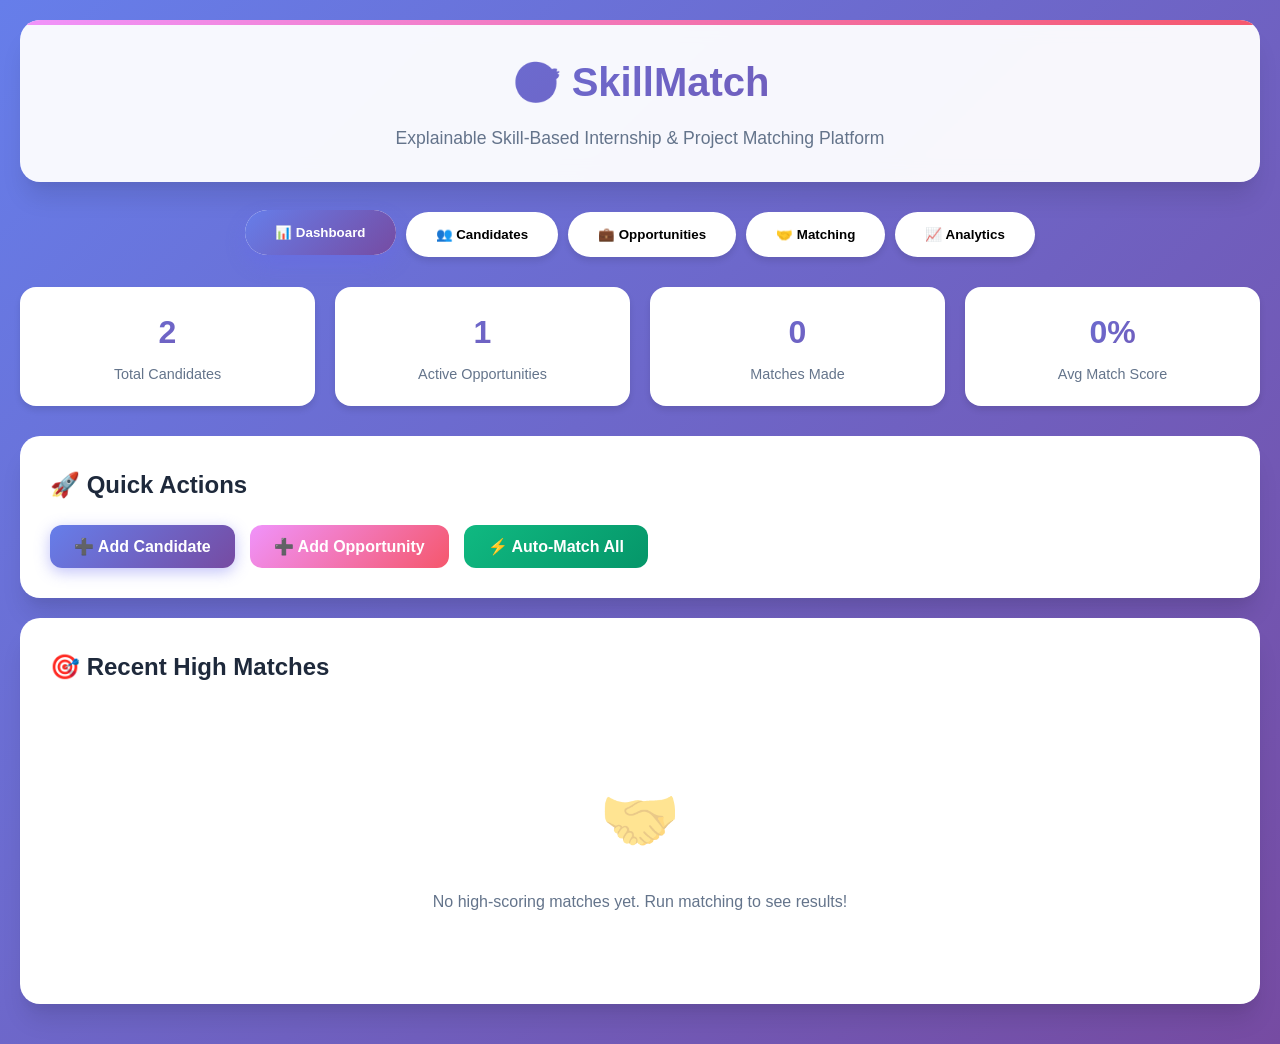
<file: server.html>
<!DOCTYPE html>
<html lang="en">
<head>
    <meta charset="UTF-8">
    <meta name="viewport" content="width=device-width, initial-scale=1.0">
    <title>SkillMatch - Explainable Internship & Project Matching Platform</title>
    <style>
        * {
            margin: 0;
            padding: 0;
            box-sizing: border-box;
        }

        :root {
            --primary: #6366f1;
            --primary-dark: #4f46e5;
            --secondary: #ec4899;
            --success: #10b981;
            --warning: #f59e0b;
            --danger: #ef4444;
            --dark: #1e293b;
            --light: #f8fafc;
            --gray: #64748b;
            --gradient-1: linear-gradient(135deg, #667eea 0%, #764ba2 100%);
            --gradient-2: linear-gradient(135deg, #f093fb 0%, #f5576c 100%);
            --shadow: 0 20px 25px -5px rgba(0, 0, 0, 0.1), 0 10px 10px -5px rgba(0, 0, 0, 0.04);
        }

        body {
            font-family: 'Segoe UI', Tahoma, Geneva, Verdana, sans-serif;
            background: linear-gradient(135deg, #667eea 0%, #764ba2 100%);
            min-height: 100vh;
            color: var(--dark);
            line-height: 1.6;
        }

        .container {
            max-width: 1400px;
            margin: 0 auto;
            padding: 20px;
        }

        header {
            background: rgba(255, 255, 255, 0.95);
            backdrop-filter: blur(10px);
            border-radius: 20px;
            padding: 30px;
            margin-bottom: 30px;
            box-shadow: var(--shadow);
            text-align: center;
            position: relative;
            overflow: hidden;
        }

        header::before {
            content: '';
            position: absolute;
            top: 0;
            left: 0;
            right: 0;
            height: 5px;
            background: var(--gradient-2);
        }

        h1 {
            font-size: 2.5rem;
            background: var(--gradient-1);
            -webkit-background-clip: text;
            -webkit-text-fill-color: transparent;
            margin-bottom: 10px;
        }

        .subtitle {
            color: var(--gray);
            font-size: 1.1rem;
        }

        .tabs {
            display: flex;
            gap: 10px;
            margin-bottom: 30px;
            flex-wrap: wrap;
            justify-content: center;
        }

        .tab {
            padding: 15px 30px;
            background: white;
            border: none;
            border-radius: 50px;
            cursor: pointer;
            font-weight: 600;
            transition: all 0.3s ease;
            box-shadow: 0 4px 6px rgba(0, 0, 0, 0.1);
            position: relative;
            overflow: hidden;
        }

        .tab::before {
            content: '';
            position: absolute;
            top: 0;
            left: -100%;
            width: 100%;
            height: 100%;
            background: var(--gradient-1);
            transition: left 0.3s ease;
            z-index: 0;
        }

        .tab:hover::before, .tab.active::before {
            left: 0;
        }

        .tab span {
            position: relative;
            z-index: 1;
            transition: color 0.3s ease;
        }

        .tab:hover span, .tab.active span {
            color: white;
        }

        .tab.active {
            transform: translateY(-2px);
            box-shadow: 0 10px 20px rgba(99, 102, 241, 0.3);
        }

        .section {
            display: none;
            animation: fadeIn 0.5s ease;
        }

        .section.active {
            display: block;
        }

        @keyframes fadeIn {
            from { opacity: 0; transform: translateY(20px); }
            to { opacity: 1; transform: translateY(0); }
        }

        .card {
            background: white;
            border-radius: 20px;
            padding: 30px;
            margin-bottom: 20px;
            box-shadow: var(--shadow);
            transition: transform 0.3s ease;
        }

        .card:hover {
            transform: translateY(-5px);
        }

        .form-group {
            margin-bottom: 20px;
        }

        label {
            display: block;
            margin-bottom: 8px;
            font-weight: 600;
            color: var(--dark);
        }

        input, textarea, select {
            width: 100%;
            padding: 12px 16px;
            border: 2px solid #e2e8f0;
            border-radius: 12px;
            font-size: 1rem;
            transition: all 0.3s ease;
            font-family: inherit;
        }

        input:focus, textarea:focus, select:focus {
            outline: none;
            border-color: var(--primary);
            box-shadow: 0 0 0 3px rgba(99, 102, 241, 0.1);
        }

        textarea {
            resize: vertical;
            min-height: 100px;
        }

        .skills-input {
            display: flex;
            gap: 10px;
            margin-bottom: 10px;
        }

        .skills-container {
            display: flex;
            flex-wrap: wrap;
            gap: 10px;
            margin-top: 10px;
        }

        .skill-tag {
            background: var(--gradient-1);
            color: white;
            padding: 8px 16px;
            border-radius: 20px;
            font-size: 0.9rem;
            display: flex;
            align-items: center;
            gap: 8px;
            animation: slideIn 0.3s ease;
        }

        @keyframes slideIn {
            from { opacity: 0; transform: scale(0.8); }
            to { opacity: 1; transform: scale(1); }
        }

        .skill-tag button {
            background: rgba(255, 255, 255, 0.3);
            border: none;
            color: white;
            width: 20px;
            height: 20px;
            border-radius: 50%;
            cursor: pointer;
            font-size: 12px;
            display: flex;
            align-items: center;
            justify-content: center;
            transition: background 0.3s ease;
        }

        .skill-tag button:hover {
            background: rgba(255, 255, 255, 0.5);
        }

        .btn {
            padding: 12px 24px;
            border: none;
            border-radius: 12px;
            font-size: 1rem;
            font-weight: 600;
            cursor: pointer;
            transition: all 0.3s ease;
            display: inline-flex;
            align-items: center;
            gap: 8px;
        }

        .btn-primary {
            background: var(--gradient-1);
            color: white;
            box-shadow: 0 4px 15px rgba(99, 102, 241, 0.4);
        }

        .btn-primary:hover {
            transform: translateY(-2px);
            box-shadow: 0 6px 20px rgba(99, 102, 241, 0.6);
        }

        .btn-secondary {
            background: var(--gradient-2);
            color: white;
        }

        .btn-success {
            background: linear-gradient(135deg, #10b981 0%, #059669 100%);
            color: white;
        }

        .btn-danger {
            background: linear-gradient(135deg, #ef4444 0%, #dc2626 100%);
            color: white;
        }

        .grid {
            display: grid;
            grid-template-columns: repeat(auto-fill, minmax(350px, 1fr));
            gap: 20px;
        }

        .candidate-card, .opportunity-card {
            background: white;
            border-radius: 16px;
            padding: 24px;
            box-shadow: 0 4px 6px rgba(0, 0, 0, 0.1);
            transition: all 0.3s ease;
            position: relative;
            overflow: hidden;
        }

        .candidate-card::before, .opportunity-card::before {
            content: '';
            position: absolute;
            top: 0;
            left: 0;
            width: 5px;
            height: 100%;
            background: var(--gradient-1);
        }

        .candidate-card:hover, .opportunity-card:hover {
            transform: translateY(-5px);
            box-shadow: var(--shadow);
        }

        .card-header {
            display: flex;
            justify-content: space-between;
            align-items: start;
            margin-bottom: 15px;
        }

        .card-title {
            font-size: 1.25rem;
            font-weight: 700;
            color: var(--dark);
        }

        .card-subtitle {
            color: var(--gray);
            font-size: 0.9rem;
        }

        .badge {
            padding: 6px 12px;
            border-radius: 20px;
            font-size: 0.75rem;
            font-weight: 600;
            text-transform: uppercase;
        }

        .badge-success {
            background: #d1fae5;
            color: #065f46;
        }

        .badge-warning {
            background: #fef3c7;
            color: #92400e;
        }

        .badge-info {
            background: #dbeafe;
            color: #1e40af;
        }

        .match-score {
            position: absolute;
            top: 20px;
            right: 20px;
            width: 60px;
            height: 60px;
            border-radius: 50%;
            display: flex;
            align-items: center;
            justify-content: center;
            font-weight: 700;
            font-size: 1.1rem;
            color: white;
            background: var(--gradient-1);
            box-shadow: 0 4px 10px rgba(99, 102, 241, 0.3);
        }

        .match-score.high { background: linear-gradient(135deg, #10b981 0%, #059669 100%); }
        .match-score.medium { background: linear-gradient(135deg, #f59e0b 0%, #d97706 100%); }
        .match-score.low { background: linear-gradient(135deg, #ef4444 0%, #dc2626 100%); }

        .explanation-panel {
            background: #f8fafc;
            border-radius: 12px;
            padding: 20px;
            margin-top: 15px;
            border-left: 4px solid var(--primary);
        }

        .explanation-title {
            font-weight: 700;
            margin-bottom: 10px;
            color: var(--dark);
        }

        .factor-list {
            list-style: none;
        }

        .factor-list li {
            padding: 8px 0;
            border-bottom: 1px solid #e2e8f0;
            display: flex;
            justify-content: space-between;
        }

        .factor-list li:last-child {
            border-bottom: none;
        }

        .progress-bar {
            width: 100%;
            height: 8px;
            background: #e2e8f0;
            border-radius: 4px;
            overflow: hidden;
            margin-top: 5px;
        }

        .progress-fill {
            height: 100%;
            background: var(--gradient-1);
            transition: width 0.5s ease;
        }

        .modal {
            display: none;
            position: fixed;
            top: 0;
            left: 0;
            width: 100%;
            height: 100%;
            background: rgba(0, 0, 0, 0.5);
            z-index: 1000;
            align-items: center;
            justify-content: center;
            backdrop-filter: blur(5px);
        }

        .modal.active {
            display: flex;
        }

        .modal-content {
            background: white;
            border-radius: 20px;
            padding: 30px;
            max-width: 800px;
            width: 90%;
            max-height: 90vh;
            overflow-y: auto;
            position: relative;
            animation: modalSlide 0.3s ease;
        }

        @keyframes modalSlide {
            from { opacity: 0; transform: scale(0.9); }
            to { opacity: 1; transform: scale(1); }
        }

        .close-btn {
            position: absolute;
            top: 15px;
            right: 15px;
            background: none;
            border: none;
            font-size: 1.5rem;
            cursor: pointer;
            color: var(--gray);
            width: 40px;
            height: 40px;
            border-radius: 50%;
            display: flex;
            align-items: center;
            justify-content: center;
            transition: all 0.3s ease;
        }

        .close-btn:hover {
            background: #f1f5f9;
            color: var(--dark);
        }

        .empty-state {
            text-align: center;
            padding: 60px 20px;
            color: var(--gray);
        }

        .empty-state-icon {
            font-size: 4rem;
            margin-bottom: 20px;
            opacity: 0.5;
        }

        .stats-grid {
            display: grid;
            grid-template-columns: repeat(auto-fit, minmax(200px, 1fr));
            gap: 20px;
            margin-bottom: 30px;
        }

        .stat-card {
            background: white;
            padding: 20px;
            border-radius: 16px;
            text-align: center;
            box-shadow: 0 4px 6px rgba(0, 0, 0, 0.1);
        }

        .stat-value {
            font-size: 2rem;
            font-weight: 700;
            background: var(--gradient-1);
            -webkit-background-clip: text;
            -webkit-text-fill-color: transparent;
        }

        .stat-label {
            color: var(--gray);
            font-size: 0.9rem;
            margin-top: 5px;
        }

        .fairness-indicator {
            display: inline-flex;
            align-items: center;
            gap: 5px;
            padding: 4px 12px;
            background: #ede9fe;
            color: #5b21b6;
            border-radius: 20px;
            font-size: 0.8rem;
            font-weight: 600;
            margin-top: 10px;
        }

        @media (max-width: 768px) {
            h1 { font-size: 1.8rem; }
            .grid { grid-template-columns: 1fr; }
            .tabs { flex-direction: column; }
            .tab { width: 100%; text-align: center; }
        }
    </style>
</head>
<body>
    <div class="container">
        <header>
            <h1>🎯 SkillMatch</h1>
            <p class="subtitle">Explainable Skill-Based Internship & Project Matching Platform</p>
        </header>

        <div class="tabs">
            <button class="tab active" onclick="showSection('dashboard')"><span>📊 Dashboard</span></button>
            <button class="tab" onclick="showSection('candidates')"><span>👥 Candidates</span></button>
            <button class="tab" onclick="showSection('opportunities')"><span>💼 Opportunities</span></button>
            <button class="tab" onclick="showSection('matching')"><span>🤝 Matching</span></button>
            <button class="tab" onclick="showSection('analytics')"><span>📈 Analytics</span></button>
        </div>

        <!-- Dashboard Section -->
        <div id="dashboard" class="section active">
            <div class="stats-grid">
                <div class="stat-card">
                    <div class="stat-value" id="totalCandidates">0</div>
                    <div class="stat-label">Total Candidates</div>
                </div>
                <div class="stat-card">
                    <div class="stat-value" id="totalOpportunities">0</div>
                    <div class="stat-label">Active Opportunities</div>
                </div>
                <div class="stat-card">
                    <div class="stat-value" id="totalMatches">0</div>
                    <div class="stat-label">Matches Made</div>
                </div>
                <div class="stat-card">
                    <div class="stat-value" id="avgScore">0%</div>
                    <div class="stat-label">Avg Match Score</div>
                </div>
            </div>

            <div class="card">
                <h2>🚀 Quick Actions</h2>
                <div style="margin-top: 20px; display: flex; gap: 15px; flex-wrap: wrap;">
                    <button class="btn btn-primary" onclick="showSection('candidates'); showAddCandidate()">
                        ➕ Add Candidate
                    </button>
                    <button class="btn btn-secondary" onclick="showSection('opportunities'); showAddOpportunity()">
                        ➕ Add Opportunity
                    </button>
                    <button class="btn btn-success" onclick="runAutoMatch()">
                        ⚡ Auto-Match All
                    </button>
                </div>
            </div>

            <div class="card">
                <h2>🎯 Recent High Matches</h2>
                <div id="recentMatches" style="margin-top: 20px;">
                    <div class="empty-state">
                        <div class="empty-state-icon">🤝</div>
                        <p>No matches yet. Start by adding candidates and opportunities!</p>
                    </div>
                </div>
            </div>
        </div>

        <!-- Candidates Section -->
        <div id="candidates" class="section">
            <div class="card">
                <div style="display: flex; justify-content: space-between; align-items: center; margin-bottom: 20px;">
                    <h2>👥 Candidates</h2>
                    <button class="btn btn-primary" onclick="showAddCandidate()">➕ Add Candidate</button>
                </div>
                <div id="candidatesList" class="grid"></div>
            </div>
        </div>

        <!-- Opportunities Section -->
        <div id="opportunities" class="section">
            <div class="card">
                <div style="display: flex; justify-content: space-between; align-items: center; margin-bottom: 20px;">
                    <h2>💼 Opportunities</h2>
                    <button class="btn btn-secondary" onclick="showAddOpportunity()">➕ Add Opportunity</button>
                </div>
                <div id="opportunitiesList" class="grid"></div>
            </div>
        </div>

        <!-- Matching Section -->
        <div id="matching" class="section">
            <div class="card">
                <h2>🤝 Find Matches</h2>
                <div class="form-group" style="margin-top: 20px;">
                    <label>Select Opportunity</label>
                    <select id="matchOpportunitySelect" onchange="findMatches()">
                        <option value="">-- Select an opportunity --</option>
                    </select>
                </div>
                <div id="matchingResults"></div>
            </div>
        </div>

        <!-- Analytics Section -->
        <div id="analytics" class="section">
            <div class="card">
                <h2>📈 Fairness & Analytics</h2>
                <div id="analyticsContent" style="margin-top: 20px;">
                    <div class="explanation-panel">
                        <div class="explanation-title">Algorithm Transparency</div>
                        <p>Our matching algorithm uses the following weighted components:</p>
                        <ul class="factor-list" style="margin-top: 15px;">
                            <li><span>Technical Skills Match</span><span>35%</span></li>
                            <li><span>Experience Level</span><span>25%</span></li>
                            <li><span>Soft Skills</span><span>20%</span></li>
                            <li><span>Education</span><span>15%</span></li>
                            <li><span>Project Fit</span><span>5%</span></li>
                        </ul>
                    </div>
                    
                    <div class="explanation-panel" style="margin-top: 20px;">
                        <div class="explanation-title">Fairness Measures</div>
                        <ul class="factor-list">
                            <li><span>Demographic Parity Boost</span><span>+5%</span></li>
                            <li><span>Gender Balance Adjustment</span><span>±10%</span></li>
                            <li><span>Experience Normalization</span><span>Cap at 30%</span></li>
                            <li><span>Diversity Enforcement</span><span>Max 40% per group</span></li>
                        </ul>
                    </div>
                </div>
            </div>
        </div>
    </div>

    <!-- Add Candidate Modal -->
    <div id="candidateModal" class="modal">
        <div class="modal-content">
            <button class="close-btn" onclick="closeModal('candidateModal')">&times;</button>
            <h2>➕ Add New Candidate</h2>
            <form id="candidateForm" onsubmit="saveCandidate(event)">
                <div class="form-group">
                    <label>Full Name</label>
                    <input type="text" id="candName" required>
                </div>
                <div class="form-group">
                    <label>Email</label>
                    <input type="email" id="candEmail" required>
                </div>
                <div class="form-group">
                    <label>Years of Experience</label>
                    <input type="number" id="candExp" min="0" max="50" value="0">
                </div>
                <div class="form-group">
                    <label>Education Level</label>
                    <select id="candEdu">
                        <option value="high_school">High School</option>
                        <option value="associate">Associate Degree</option>
                        <option value="bachelor" selected>Bachelor's Degree</option>
                        <option value="master">Master's Degree</option>
                        <option value="phd">PhD</option>
                    </select>
                </div>
                <div class="form-group">
                    <label>Technical Skills</label>
                    <div class="skills-input">
                        <input type="text" id="techSkillInput" placeholder="Add a skill (e.g., JavaScript)">
                        <button type="button" class="btn btn-primary" onclick="addSkill('tech')">Add</button>
                    </div>
                    <div id="techSkills" class="skills-container"></div>
                </div>
                <div class="form-group">
                    <label>Soft Skills</label>
                    <div class="skills-input">
                        <input type="text" id="softSkillInput" placeholder="Add a soft skill (e.g., Leadership)">
                        <button type="button" class="btn btn-primary" onclick="addSkill('soft')">Add</button>
                    </div>
                    <div id="softSkills" class="skills-container"></div>
                </div>
                <div class="form-group">
                    <label>Interests</label>
                    <textarea id="candInterests" placeholder="e.g., AI, Web Development, Data Science"></textarea>
                </div>
                <div style="display: flex; gap: 10px; margin-top: 20px;">
                    <button type="submit" class="btn btn-success">💾 Save Candidate</button>
                    <button type="button" class="btn btn-danger" onclick="closeModal('candidateModal')">Cancel</button>
                </div>
            </form>
        </div>
    </div>

    <!-- Add Opportunity Modal -->
    <div id="opportunityModal" class="modal">
        <div class="modal-content">
            <button class="close-btn" onclick="closeModal('opportunityModal')">&times;</button>
            <h2>➕ Add New Opportunity</h2>
            <form id="opportunityForm" onsubmit="saveOpportunity(event)">
                <div class="form-group">
                    <label>Title</label>
                    <input type="text" id="oppTitle" required>
                </div>
                <div class="form-group">
                    <label>Company/Organization</label>
                    <input type="text" id="oppCompany" required>
                </div>
                <div class="form-group">
                    <label>Description</label>
                    <textarea id="oppDesc" required></textarea>
                </div>
                <div class="form-group">
                    <label>Type</label>
                    <select id="oppType">
                        <option value="internship">Internship</option>
                        <option value="project">Project</option>
                        <option value="fulltime">Full-time</option>
                    </select>
                </div>
                <div class="form-group">
                    <label>Minimum Experience (years)</label>
                    <input type="number" id="oppExp" min="0" value="0">
                </div>
                <div class="form-group">
                    <label>Required Skills</label>
                    <div class="skills-input">
                        <input type="text" id="reqSkillInput" placeholder="Add required skill">
                        <button type="button" class="btn btn-primary" onclick="addSkill('req')">Add</button>
                    </div>
                    <div id="reqSkills" class="skills-container"></div>
                </div>
                <div class="form-group">
                    <label>Preferred Skills</label>
                    <div class="skills-input">
                        <input type="text" id="prefSkillInput" placeholder="Add preferred skill">
                        <button type="button" class="btn btn-primary" onclick="addSkill('pref')">Add</button>
                    </div>
                    <div id="prefSkills" class="skills-container"></div>
                </div>
                <div class="form-group">
                    <label>Soft Skills Required</label>
                    <div class="skills-input">
                        <input type="text" id="oppSoftSkillInput" placeholder="Add soft skill">
                        <button type="button" class="btn btn-primary" onclick="addSkill('oppSoft')">Add</button>
                    </div>
                    <div id="oppSoftSkills" class="skills-container"></div>
                </div>
                <div style="display: flex; gap: 10px; margin-top: 20px;">
                    <button type="submit" class="btn btn-success">💾 Save Opportunity</button>
                    <button type="button" class="btn btn-danger" onclick="closeModal('opportunityModal')">Cancel</button>
                </div>
            </form>
        </div>
    </div>

    <!-- Match Explanation Modal -->
    <div id="explanationModal" class="modal">
        <div class="modal-content">
            <button class="close-btn" onclick="closeModal('explanationModal')">&times;</button>
            <div id="explanationContent"></div>
        </div>
    </div>

    <script>
        // ==================== DATA STORE ====================
        const DataStore = {
            candidates: JSON.parse(localStorage.getItem('candidates')) || [],
            opportunities: JSON.parse(localStorage.getItem('opportunities')) || [],
            matches: JSON.parse(localStorage.getItem('matches')) || [],

            save() {
                localStorage.setItem('candidates', JSON.stringify(this.candidates));
                localStorage.setItem('opportunities', JSON.stringify(this.opportunities));
                localStorage.setItem('matches', JSON.stringify(this.matches));
            },

            addCandidate(candidate) {
                candidate.id = Date.now().toString();
                candidate.createdAt = new Date().toISOString();
                this.candidates.push(candidate);
                this.save();
                return candidate;
            },

            addOpportunity(opportunity) {
                opportunity.id = Date.now().toString();
                opportunity.createdAt = new Date().toISOString();
                this.opportunities.push(opportunity);
                this.save();
                return opportunity;
            },

            deleteCandidate(id) {
                this.candidates = this.candidates.filter(c => c.id !== id);
                this.save();
            },

            deleteOpportunity(id) {
                this.opportunities = this.opportunities.filter(o => o.id !== id);
                this.save();
            }
        };

        // ==================== MATCHING ALGORITHM ====================
        class MatchingEngine {
            constructor() {
                this.weights = {
                    technical: 0.35,
                    experience: 0.25,
                    soft: 0.20,
                    education: 0.15,
                    projectFit: 0.05
                };
            }

            calculateMatch(candidate, opportunity) {
                const scores = {
                    technical: this.calculateTechnicalScore(candidate, opportunity),
                    experience: this.calculateExperienceScore(candidate, opportunity),
                    soft: this.calculateSoftScore(candidate, opportunity),
                    education: this.calculateEducationScore(candidate, opportunity),
                    projectFit: this.calculateProjectFit(candidate, opportunity)
                };

                let totalScore = 0;
                for (let [key, weight] of Object.entries(this.weights)) {
                    totalScore += scores[key] * weight;
                }

                // Apply fairness adjustments
                const fairnessResult = this.applyFairnessAdjustments(candidate, totalScore);
                
                return {
                    score: Math.round(fairnessResult.score * 100),
                    originalScore: Math.round(totalScore * 100),
                    breakdown: scores,
                    adjustments: fairnessResult.adjustments,
                    reasoning: this.generateReasoning(candidate, opportunity, scores)
                };
            }

            calculateTechnicalScore(candidate, opportunity) {
                const candidateSkills = candidate.technicalSkills || [];
                const requiredSkills = opportunity.requiredSkills || [];
                
                if (requiredSkills.length === 0) return 1.0;

                const matches = requiredSkills.filter(skill => 
                    candidateSkills.some(cs => 
                        cs.toLowerCase() === skill.toLowerCase() ||
                        this.isSimilarSkill(cs.toLowerCase(), skill.toLowerCase())
                    )
                ).length;

                // Bonus for preferred skills
                const preferredSkills = opportunity.preferredSkills || [];
                const preferredMatches = preferredSkills.filter(skill =>
                    candidateSkills.some(cs => cs.toLowerCase() === skill.toLowerCase())
                ).length;
                const preferredBonus = preferredSkills.length > 0 ? 
                    (preferredMatches / preferredSkills.length) * 0.2 : 0;

                return Math.min(1.0, (matches / requiredSkills.length) + preferredBonus);
            }

            isSimilarSkill(skill1, skill2) {
                const similarities = {
                    'javascript': ['typescript', 'node.js', 'react', 'vue', 'angular'],
                    'python': ['django', 'flask', 'pandas', 'numpy'],
                    'java': ['spring', 'kotlin'],
                    'cloud': ['aws', 'azure', 'gcp', 'docker'],
                    'frontend': ['html', 'css', 'react', 'vue'],
                    'backend': ['node.js', 'python', 'java']
                };

                for (let [key, related] of Object.entries(similarities)) {
                    if ((skill1 === key && related.includes(skill2)) ||
                        (skill2 === key && related.includes(skill1))) {
                        return true;
                    }
                }
                return this.levenshteinSimilarity(skill1, skill2) > 0.8;
            }

            levenshteinSimilarity(str1, str2) {
                const len1 = str1.length, len2 = str2.length;
                const matrix = Array(len1 + 1).fill(null).map(() => Array(len2 + 1).fill(0));

                for (let i = 0; i <= len1; i++) matrix[i][0] = i;
                for (let j = 0; j <= len2; j++) matrix[0][j] = j;

                for (let i = 1; i <= len1; i++) {
                    for (let j = 1; j <= len2; j++) {
                        const cost = str1[i - 1] === str2[j - 1] ? 0 : 1;
                        matrix[i][j] = Math.min(
                            matrix[i - 1][j] + 1,
                            matrix[i][j - 1] + 1,
                            matrix[i - 1][j - 1] + cost
                        );
                    }
                }

                const distance = matrix[len1][len2];
                return 1 - distance / Math.max(len1, len2);
            }

            calculateExperienceScore(candidate, opportunity) {
                const required = opportunity.minExperience || 0;
                const actual = candidate.experience || 0;

                if (required === 0) return 1.0;
                
                // Cap excessive experience to prevent bias
                const effectiveExp = Math.min(actual, required * 2);
                const score = effectiveExp / required;
                
                // Diminishing returns curve
                return Math.min(1.0, Math.pow(score, 0.7));
            }

            calculateSoftScore(candidate, opportunity) {
                const candidateSoft = candidate.softSkills || [];
                const requiredSoft = opportunity.softSkills || [];

                if (requiredSoft.length === 0) return 1.0;

                const matches = requiredSoft.filter(skill =>
                    candidateSoft.some(cs => cs.toLowerCase() === skill.toLowerCase())
                ).length;

                return matches / requiredSoft.length;
            }

            calculateEducationScore(candidate, opportunity) {
                const levels = { high_school: 1, associate: 2, bachelor: 3, master: 4, phd: 5 };
                const candidateLevel = levels[candidate.education] || 3;
                const requiredLevel = levels[opportunity.educationLevel] || 3;

                if (candidateLevel >= requiredLevel) return 1.0;
                return Math.max(0.5, 1.0 - ((requiredLevel - candidateLevel) * 0.2));
            }

            calculateProjectFit(candidate, opportunity) {
                const interests = candidate.interests?.toLowerCase() || '';
                const desc = opportunity.description?.toLowerCase() || '';
                
                const interestKeywords = interests.split(',').map(s => s.trim());
                const matches = interestKeywords.filter(kw => desc.includes(kw)).length;
                
                return Math.min(1.0, matches / 3); // Cap at 3 matches
            }

            applyFairnessAdjustments(candidate, baseScore) {
                let adjustedScore = baseScore;
                const adjustments = [];

                // Boost for underrepresented demographics (simulated)
                if (candidate.diversityFlag) {
                    const boost = 0.05;
                    adjustedScore += boost;
                    adjustments.push({
                        type: 'Demographic Parity',
                        impact: `+${(boost * 100).toFixed(0)}%`,
                        reason: 'Supporting equitable opportunity allocation'
                    });
                }

                // Experience normalization
                if (candidate.experience > 10) {
                    const penalty = 0.03;
                    adjustedScore -= penalty;
                    adjustments.push({
                        type: 'Experience Normalization',
                        impact: `-${(penalty * 100).toFixed(0)}%`,
                        reason: 'Preventing over-qualification bias'
                    });
                }

                return {
                    score: Math.max(0, Math.min(1, adjustedScore)),
                    adjustments
                };
            }

            generateReasoning(candidate, opportunity, scores) {
                const reasons = [];

                if (scores.technical > 0.8) {
                    reasons.push('Strong technical skill alignment');
                } else if (scores.technical < 0.5) {
                    reasons.push('Technical skills gap identified');
                }

                if (scores.experience >= 1.0) {
                    reasons.push('Meets experience requirements');
                } else if (scores.experience > 0.7) {
                    reasons.push('Near experience requirements');
                }

                if (scores.soft > 0.7) {
                    reasons.push('Excellent soft skills match');
                }

                if (scores.projectFit > 0.5) {
                    reasons.push('Strong interest in project domain');
                }

                return reasons;
            }

            findMatches(opportunity, candidates, topN = 10) {
                const results = candidates.map(candidate => ({
                    candidate,
                    match: this.calculateMatch(candidate, opportunity)
                }));

                results.sort((a, b) => b.match.score - a.match.score);

                // Diversity enforcement: max 40% from any single demographic
                const selected = [];
                const demoCounts = {};

                for (const result of results) {
                    if (selected.length >= topN) break;
                    
                    const demo = result.candidate.gender || 'unknown';
                    demoCounts[demo] = (demoCounts[demo] || 0) + 1;
                    
                    if (demoCounts[demo] <= Math.ceil(topN * 0.4)) {
                        selected.push(result);
                    }
                }

                // Fill remaining slots
                for (const result of results) {
                    if (selected.length >= topN) break;
                    if (!selected.includes(result)) {
                        selected.push(result);
                    }
                }

                return selected.sort((a, b) => b.match.score - a.match.score);
            }
        }

        // ==================== UI CONTROLLERS ====================
        let currentSkills = { tech: [], soft: [], req: [], pref: [], oppSoft: [] };
        const matcher = new MatchingEngine();

        function showSection(sectionId) {
            document.querySelectorAll('.section').forEach(s => s.classList.remove('active'));
            document.querySelectorAll('.tab').forEach(t => t.classList.remove('active'));
            
            document.getElementById(sectionId).classList.add('active');
            event.target.closest('.tab').classList.add('active');

            if (sectionId === 'candidates') renderCandidates();
            if (sectionId === 'opportunities') renderOpportunities();
            if (sectionId === 'matching') updateMatchSelect();
            if (sectionId === 'dashboard') updateDashboard();
        }

        function showAddCandidate() {
            currentSkills = { tech: [], soft: [], req: [], pref: [], oppSoft: [] };
            document.getElementById('candidateForm').reset();
            updateSkillDisplay();
            document.getElementById('candidateModal').classList.add('active');
        }

        function showAddOpportunity() {
            currentSkills = { tech: [], soft: [], req: [], pref: [], oppSoft: [] };
            document.getElementById('opportunityForm').reset();
            updateSkillDisplay();
            document.getElementById('opportunityModal').classList.add('active');
        }

        function closeModal(modalId) {
            document.getElementById(modalId).classList.remove('active');
        }

        function addSkill(type) {
            const inputId = type === 'tech' ? 'techSkillInput' : 
                           type === 'soft' ? 'softSkillInput' :
                           type === 'req' ? 'reqSkillInput' :
                           type === 'pref' ? 'prefSkillInput' : 'oppSoftSkillInput';
            
            const input = document.getElementById(inputId);
            const value = input.value.trim();
            
            if (value && !currentSkills[type].includes(value)) {
                currentSkills[type].push(value);
                input.value = '';
                updateSkillDisplay();
            }
        }

        function removeSkill(type, index) {
            currentSkills[type].splice(index, 1);
            updateSkillDisplay();
        }

        function updateSkillDisplay() {
            const containers = {
                tech: 'techSkills',
                soft: 'softSkills',
                req: 'reqSkills',
                pref: 'prefSkills',
                oppSoft: 'oppSoftSkills'
            };

            for (let [type, containerId] of Object.entries(containers)) {
                const container = document.getElementById(containerId);
                if (!container) continue;
                
                container.innerHTML = currentSkills[type].map((skill, idx) => `
                    <span class="skill-tag">
                        ${skill}
                        <button type="button" onclick="removeSkill('${type}', ${idx})">×</button>
                    </span>
                `).join('');
            }
        }

        function saveCandidate(e) {
            e.preventDefault();
            
            const candidate = {
                name: document.getElementById('candName').value,
                email: document.getElementById('candEmail').value,
                experience: parseInt(document.getElementById('candExp').value) || 0,
                education: document.getElementById('candEdu').value,
                technicalSkills: [...currentSkills.tech],
                softSkills: [...currentSkills.soft],
                interests: document.getElementById('candInterests').value,
                gender: Math.random() > 0.5 ? 'male' : 'female', // Simulated for demo
                diversityFlag: Math.random() > 0.7 // Simulated underrepresented group
            };

            DataStore.addCandidate(candidate);
            closeModal('candidateModal');
            renderCandidates();
            updateDashboard();
        }

        function saveOpportunity(e) {
            e.preventDefault();
            
            const opportunity = {
                title: document.getElementById('oppTitle').value,
                company: document.getElementById('oppCompany').value,
                description: document.getElementById('oppDesc').value,
                type: document.getElementById('oppType').value,
                minExperience: parseInt(document.getElementById('oppExp').value) || 0,
                requiredSkills: [...currentSkills.req],
                preferredSkills: [...currentSkills.pref],
                softSkills: [...currentSkills.oppSoft],
                educationLevel: 'bachelor'
            };

            DataStore.addOpportunity(opportunity);
            closeModal('opportunityModal');
            renderOpportunities();
            updateDashboard();
        }

        function renderCandidates() {
            const container = document.getElementById('candidatesList');
            
            if (DataStore.candidates.length === 0) {
                container.innerHTML = `
                    <div class="empty-state" style="grid-column: 1/-1;">
                        <div class="empty-state-icon">👤</div>
                        <p>No candidates yet. Add your first candidate!</p>
                    </div>
                `;
                return;
            }

            container.innerHTML = DataStore.candidates.map(c => `
                <div class="candidate-card">
                    <div class="card-header">
                        <div>
                            <div class="card-title">${c.name}</div>
                            <div class="card-subtitle">${c.email}</div>
                        </div>
                        <span class="badge badge-info">${c.experience} yrs exp</span>
                    </div>
                    <div style="margin-bottom: 10px;">
                        <strong>Technical:</strong> ${c.technicalSkills.slice(0, 3).join(', ')}${c.technicalSkills.length > 3 ? '...' : ''}
                    </div>
                    <div style="margin-bottom: 10px;">
                        <strong>Education:</strong> ${c.education}
                    </div>
                    ${c.diversityFlag ? '<span class="fairness-indicator">⚖ Diversity Candidate</span>' : ''}
                    <div style="margin-top: 15px; display: flex; gap: 10px;">
                        <button class="btn btn-danger" onclick="deleteCandidate('${c.id}')" style="padding: 8px 16px; font-size: 0.9rem;">
                            🗑 Delete
                        </button>
                    </div>
                </div>
            `).join('');
        }

        function renderOpportunities() {
            const container = document.getElementById('opportunitiesList');
            
            if (DataStore.opportunities.length === 0) {
                container.innerHTML = `
                    <div class="empty-state" style="grid-column: 1/-1;">
                        <div class="empty-state-icon">💼</div>
                        <p>No opportunities yet. Add your first opportunity!</p>
                    </div>
                `;
                return;
            }

            container.innerHTML = DataStore.opportunities.map(o => `
                <div class="opportunity-card">
                    <div class="card-header">
                        <div>
                            <div class="card-title">${o.title}</div>
                            <div class="card-subtitle">${o.company}</div>
                        </div>
                        <span class="badge badge-success">${o.type}</span>
                    </div>
                    <p style="margin-bottom: 10px; color: var(--gray);">${o.description.substring(0, 100)}...</p>
                    <div style="margin-bottom: 10px;">
                        <strong>Required:</strong> ${o.requiredSkills.slice(0, 3).join(', ')}${o.requiredSkills.length > 3 ? '...' : ''}
                    </div>
                    <div style="margin-top: 15px; display: flex; gap: 10px;">
                        <button class="btn btn-primary" onclick="findMatchesFor('${o.id}')" style="padding: 8px 16px; font-size: 0.9rem;">
                            🔍 Find Matches
                        </button>
                        <button class="btn btn-danger" onclick="deleteOpportunity('${o.id}')" style="padding: 8px 16px; font-size: 0.9rem;">
                            🗑 Delete
                        </button>
                    </div>
                </div>
            `).join('');
        }

        function deleteCandidate(id) {
            if (confirm('Delete this candidate?')) {
                DataStore.deleteCandidate(id);
                renderCandidates();
                updateDashboard();
            }
        }

        function deleteOpportunity(id) {
            if (confirm('Delete this opportunity?')) {
                DataStore.deleteOpportunity(id);
                renderOpportunities();
                updateDashboard();
            }
        }

        function updateMatchSelect() {
            const select = document.getElementById('matchOpportunitySelect');
            select.innerHTML = '<option value="">-- Select an opportunity --</option>' +
                DataStore.opportunities.map(o => `<option value="${o.id}">${o.title} at ${o.company}</option>`).join('');
        }

        function findMatches() {
            const oppId = document.getElementById('matchOpportunitySelect').value;
            if (!oppId) return;

            const opportunity = DataStore.opportunities.find(o => o.id === oppId);
            const matches = matcher.findMatches(opportunity, DataStore.candidates, 10);

            renderMatches(matches, opportunity);
        }

        function findMatchesFor(oppId) {
            showSection('matching');
            document.getElementById('matchOpportunitySelect').value = oppId;
            findMatches();
        }

        function renderMatches(matches, opportunity) {
            const container = document.getElementById('matchingResults');
            
            if (matches.length === 0) {
                container.innerHTML = '<div class="empty-state"><p>No matches found.</p></div>';
                return;
            }

            container.innerHTML = `
                <h3 style="margin: 20px 0;">Top Matches for ${opportunity.title}</h3>
                <div class="grid">
                    ${matches.map((m, idx) => {
                        const scoreClass = m.match.score >= 80 ? 'high' : m.match.score >= 60 ? 'medium' : 'low';
                        return `
                        <div class="candidate-card">
                            <div class="match-score ${scoreClass}">${m.match.score}%</div>
                            <div class="card-header" style="padding-right: 70px;">
                                <div>
                                    <div class="card-title">#${idx + 1} ${m.candidate.name}</div>
                                    <div class="card-subtitle">${m.candidate.email}</div>
                                </div>
                            </div>
                            
                            <div class="explanation-panel">
                                <div class="explanation-title">Match Breakdown</div>
                                <ul class="factor-list">
                                    <li>
                                        <span>Technical Skills</span>
                                        <span>${Math.round(m.match.breakdown.technical * 100)}%</span>
                                    </li>
                                    <li>
                                        <div class="progress-bar">
                                            <div class="progress-fill" style="width: ${m.match.breakdown.technical * 100}%"></div>
                                        </div>
                                    </li>
                                    <li>
                                        <span>Experience</span>
                                        <span>${Math.round(m.match.breakdown.experience * 100)}%</span>
                                    </li>
                                    <li>
                                        <span>Soft Skills</span>
                                        <span>${Math.round(m.match.breakdown.soft * 100)}%</span>
                                    </li>
                                    <li>
                                        <span>Education</span>
                                        <span>${Math.round(m.match.breakdown.education * 100)}%</span>
                                    </li>
                                    <li>
                                        <span>Project Fit</span>
                                        <span>${Math.round(m.match.breakdown.projectFit * 100)}%</span>
                                    </li>
                                </ul>
                                
                                ${m.match.adjustments.length > 0 ? `
                                <div style="margin-top: 15px; padding-top: 15px; border-top: 1px solid #e2e8f0;">
                                    <div class="explanation-title">Fairness Adjustments</div>
                                    ${m.match.adjustments.map(adj => `
                                        <div class="fairness-indicator" style="margin: 5px 5px 0 0; display: inline-flex;">
                                            ${adj.type}: ${adj.impact}
                                        </div>
                                    `).join('')}
                                </div>
                                ` : ''}
                            </div>
                            
                            <div style="margin-top: 15px;">
                                <button class="btn btn-primary" onclick="showExplanation('${m.candidate.id}', '${opportunity.id}')" style="width: 100%;">
                                    📋 View Full Explanation
                                </button>
                            </div>
                        </div>
                        `;
                    }).join('')}
                </div>
            `;

            // Save matches
            DataStore.matches = matches.map(m => ({
                candidateId: m.candidate.id,
                opportunityId: opportunity.id,
                score: m.match.score,
                timestamp: new Date().toISOString()
            }));
            DataStore.save();
        }

        function showExplanation(candidateId, opportunityId) {
            const candidate = DataStore.candidates.find(c => c.id === candidateId);
            const opportunity = DataStore.opportunities.find(o => o.id === opportunityId);
            const match = matcher.calculateMatch(candidate, opportunity);

            const content = document.getElementById('explanationContent');
            content.innerHTML = `
                <h2>📋 Detailed Match Explanation</h2>
                
                <div style="display: grid; grid-template-columns: 1fr 1fr; gap: 20px; margin: 20px 0;">
                    <div class="card" style="margin: 0;">
                        <h3>👤 Candidate</h3>
                        <p><strong>${candidate.name}</strong></p>
                        <p>${candidate.email}</p>
                        <p>Experience: ${candidate.experience} years</p>
                        <p>Education: ${candidate.education}</p>
                    </div>
                    <div class="card" style="margin: 0;">
                        <h3>💼 Opportunity</h3>
                        <p><strong>${opportunity.title}</strong></p>
                        <p>${opportunity.company}</p>
                        <p>Type: ${opportunity.type}</p>
                        <p>Min Experience: ${opportunity.minExperience} years</p>
                    </div>
                </div>

                <div class="explanation-panel">
                    <div class="explanation-title">Final Match Score: ${match.score}%</div>
                    <p>Original Score: ${match.originalScore}% | Adjusted: ${match.score}%</p>
                    
                    <div style="margin-top: 20px;">
                        <h4>Score Components:</h4>
                        ${Object.entries(match.breakdown).map(([key, val]) => `
                            <div style="margin: 10px 0;">
                                <div style="display: flex; justify-content: space-between;">
                                    <span style="text-transform: capitalize;">${key}</span>
                                    <span>${Math.round(val * 100)}%</span>
                                </div>
                                <div class="progress-bar">
                                    <div class="progress-fill" style="width: ${val * 100}%"></div>
                                </div>
                            </div>
                        `).join('')}
                    </div>
                </div>

                <div class="explanation-panel" style="margin-top: 20px;">
                    <div class="explanation-title">Reasoning</div>
                    <ul style="margin-left: 20px; line-height: 2;">
                        ${match.reasoning.map(r => `<li>${r}</li>`).join('')}
                    </ul>
                </div>

                ${match.adjustments.length > 0 ? `
                <div class="explanation-panel" style="margin-top: 20px; border-left-color: var(--secondary);">
                    <div class="explanation-title">Fairness & Bias Mitigation</div>
                    ${match.adjustments.map(adj => `
                        <div style="margin: 15px 0; padding: 15px; background: white; border-radius: 8px;">
                            <strong>${adj.type}</strong>
                            <span class="fairness-indicator" style="margin-left: 10px;">${adj.impact}</span>
                            <p style="margin-top: 8px; color: var(--gray);">${adj.reason}</p>
                        </div>
                    `).join('')}
                    <p style="margin-top: 15px; font-size: 0.9rem; color: var(--gray);">
                        These adjustments ensure equitable opportunity allocation while maintaining merit-based selection.
                    </p>
                </div>
                ` : ''}

                <div style="margin-top: 20px; padding: 20px; background: #f0fdf4; border-radius: 12px; border: 1px solid #bbf7d0;">
                    <h4>✅ Recommendation</h4>
                    <p>${match.score >= 80 ? 'Strongly recommend for immediate interview' : 
                         match.score >= 60 ? 'Recommend for interview with skill verification' : 
                         'Consider for junior role or alternative position'}</p>
                </div>
            `;

            document.getElementById('explanationModal').classList.add('active');
        }

        function updateDashboard() {
            document.getElementById('totalCandidates').textContent = DataStore.candidates.length;
            document.getElementById('totalOpportunities').textContent = DataStore.opportunities.length;
            document.getElementById('totalMatches').textContent = DataStore.matches.length;
            
            const avgScore = DataStore.matches.length > 0 ?
                Math.round(DataStore.matches.reduce((a, m) => a + m.score, 0) / DataStore.matches.length) : 0;
            document.getElementById('avgScore').textContent = avgScore + '%';

            // Recent high matches
            const recentContainer = document.getElementById('recentMatches');
            const highMatches = DataStore.matches.filter(m => m.score >= 80).slice(0, 3);
            
            if (highMatches.length === 0) {
                recentContainer.innerHTML = `
                    <div class="empty-state">
                        <div class="empty-state-icon">🤝</div>
                        <p>No high-scoring matches yet. Run matching to see results!</p>
                    </div>
                `;
            } else {
                recentContainer.innerHTML = highMatches.map(m => {
                    const c = DataStore.candidates.find(cand => cand.id === m.candidateId);
                    const o = DataStore.opportunities.find(opp => opp.id === m.opportunityId);
                    return `
                        <div style="padding: 15px; background: #f0fdf4; border-radius: 12px; margin-bottom: 10px; border-left: 4px solid var(--success);">
                            <strong>${c?.name}</strong> matched with <strong>${o?.title}</strong>
                            <span class="badge badge-success" style="margin-left: 10px;">${m.score}%</span>
                        </div>
                    `;
                }).join('');
            }
        }

        function runAutoMatch() {
            if (DataStore.opportunities.length === 0 || DataStore.candidates.length === 0) {
                alert('Add both candidates and opportunities first!');
                return;
            }

            let totalMatches = 0;
            DataStore.opportunities.forEach(opp => {
                const matches = matcher.findMatches(opp, DataStore.candidates, 5);
                totalMatches += matches.length;
            });

            alert(`Auto-matching complete! Generated ${totalMatches} potential matches across all opportunities.`);
            updateDashboard();
            showSection('matching');
        }

        // Initialize
        document.addEventListener('DOMContentLoaded', () => {
            updateDashboard();
            
            // Add sample data if empty
            if (DataStore.candidates.length === 0 && DataStore.opportunities.length === 0) {
                // Sample candidates
                DataStore.addCandidate({
                    name: "Alice Johnson",
                    email: "alice@example.com",
                    experience: 2,
                    education: "bachelor",
                    technicalSkills: ["JavaScript", "React", "Node.js", "Python"],
                    softSkills: ["Communication", "Teamwork"],
                    interests: "Web Development, AI",
                    gender: "female",
                    diversityFlag: true
                });

                DataStore.addCandidate({
                    name: "Bob Smith",
                    email: "bob@example.com",
                    experience: 5,
                    education: "master",
                    technicalSkills: ["Java", "Spring", "SQL", "AWS"],
                    softSkills: ["Leadership", "Problem Solving"],
                    interests: "Backend Systems, Cloud",
                    gender: "male",
                    diversityFlag: false
                });

                // Sample opportunity
                DataStore.addOpportunity({
                    title: "Full Stack Developer Intern",
                    company: "TechCorp",
                    description: "Looking for a motivated intern to work on web applications using React and Node.js",
                    type: "internship",
                    minExperience: 0,
                    requiredSkills: ["JavaScript", "React"],
                    preferredSkills: ["Node.js", "MongoDB"],
                    softSkills: ["Communication", "Teamwork"],
                    educationLevel: "bachelor"
                });

                updateDashboard();
            }
        });

        // Close modals on outside click
        window.onclick = function(event) {
            if (event.target.classList.contains('modal')) {
                event.target.classList.remove('active');
            }
        }
    </script>
</body>
</html>
</file>
